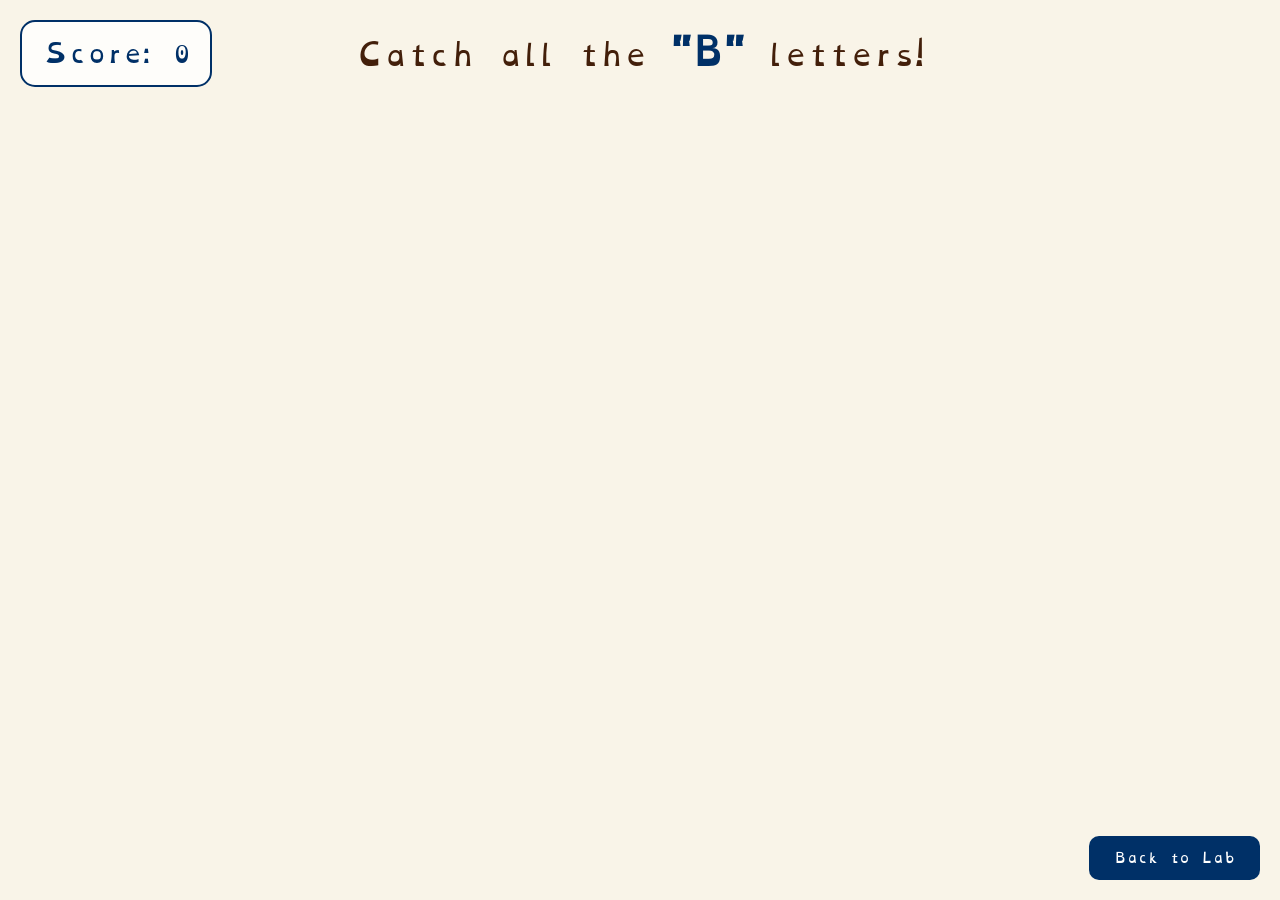
<file: hunt.html>
<!DOCTYPE html>
<html lang="en">
<head>
    <meta charset="UTF-8">
    <meta name="viewport" content="width=device-width, initial-scale=1.0">
    <title>ReadAble - Alpha-Stream</title>
    <style>
        :root { 
            --navy: #003067; 
            --brown: #431f0a; 
            --cream: #f9f4e8; 
            --white: #ffffff;
        }

        @font-face { 
            font-family: 'OpenDyslexic'; 
            src: url('OpenDyslexic-Regular.otf'); 
        }

        body {
            background-color: var(--cream);
            font-family: 'OpenDyslexic', sans-serif;
            margin: 0;
            overflow: hidden; /* Prevents scrollbars during game */
            display: flex;
            flex-direction: column;
            align-items: center;
        }

        .stats {
            position: absolute;
            top: 20px;
            left: 20px;
            z-index: 100;
            font-size: 1.5rem;
            color: var(--navy);
            background: rgba(255,255,255,0.8);
            padding: 10px 20px;
            border-radius: 15px;
            border: 2px solid var(--navy);
        }

        .target-msg {
            margin-top: 20px;
            font-size: 1.8rem;
            color: var(--brown);
            text-align: center;
        }

        .letter {
            position: absolute;
            font-size: 4rem;
            font-weight: bold;
            color: var(--navy);
            cursor: pointer;
            user-select: none;
            transition: transform 0.1s;
        }

        .letter:hover {
            transform: scale(1.2);
        }

        /* The falling animation */
        @keyframes fall {
            from { top: -100px; }
            to { top: 110vh; }
        }

        .back-btn {
            position: absolute;
            bottom: 20px;
            right: 20px;
            padding: 10px 25px;
            background: var(--navy);
            color: white;
            border: none;
            border-radius: 10px;
            cursor: pointer;
            font-family: 'OpenDyslexic';
            z-index: 100;
        }

        /* Visual Feedback for correct/incorrect */
        .correct { color: #2ecc71 !important; }
        .wrong { color: #e74c3c !important; }
    </style>
</head>
<body>

    <div class="stats">Score: <span id="score">0</span></div>
    
    <div class="target-msg">
        Catch all the <b style="color:var(--navy); font-size: 2.2rem;">"B"</b> letters!
    </div>

    <button class="back-btn" onclick="location.href='lab.html'">Back to Lab</button>

    <script>
        let score = 0;
        const targetLetter = "B";
        const distractors = ["D", "P", "Q", "O"];
        const gameContainer = document.body;

        function createLetter() {
            const isTarget = Math.random() > 0.6; // 40% chance of being the target
            const char = isTarget ? targetLetter : distractors[Math.floor(Math.random() * distractors.length)];
            
            const div = document.createElement('div');
            div.className = 'letter';
            div.innerText = char;
            
            // Random horizontal position
            div.style.left = Math.random() * 90 + 'vw';
            
            // Random speed for difficulty
            const speed = 4 + Math.random() * 4; // 4s to 8s
            div.style.animation = `fall ${speed}s linear forwards`;

            div.onclick = function() {
                if (char === targetLetter) {
                    score++;
                    document.getElementById('score').innerText = score;
                    this.classList.add('correct');
                    playTone(440); // High pitch for success
                } else {
                    score = Math.max(0, score - 1); // Penalty
                    document.getElementById('score').innerText = score;
                    this.classList.add('wrong');
                    playTone(200); // Low pitch for error
                }
                
                // Remove letter after click with a small fade
                setTimeout(() => div.remove(), 200);
            };

            // Remove letter if it falls off screen without being clicked
            div.addEventListener('animationend', () => div.remove());

            gameContainer.appendChild(div);
        }

        // Audio feedback using Web Audio API
        function playTone(freq) {
            const ctx = new (window.AudioContext || window.webkitAudioContext)();
            const osc = ctx.createOscillator();
            const gain = ctx.createGain();
            osc.connect(gain);
            gain.connect(ctx.destination);
            osc.frequency.value = freq;
            osc.start();
            gain.gain.exponentialRampToValueAtTime(0.0001, ctx.currentTime + 0.5);
            osc.stop(ctx.currentTime + 0.5);
        }

        // Spawn a new letter every second
        const gameInterval = setInterval(createLetter, 1200);

        // Slow the game down slightly for younger kids
        window.onload = () => {
            const msg = new SpeechSynthesisUtterance("Catch all the B letters as they fall!");
            msg.rate = 0.9;
            window.speechSynthesis.speak(msg);
        };
    </script>
</body>
</html>
</file>
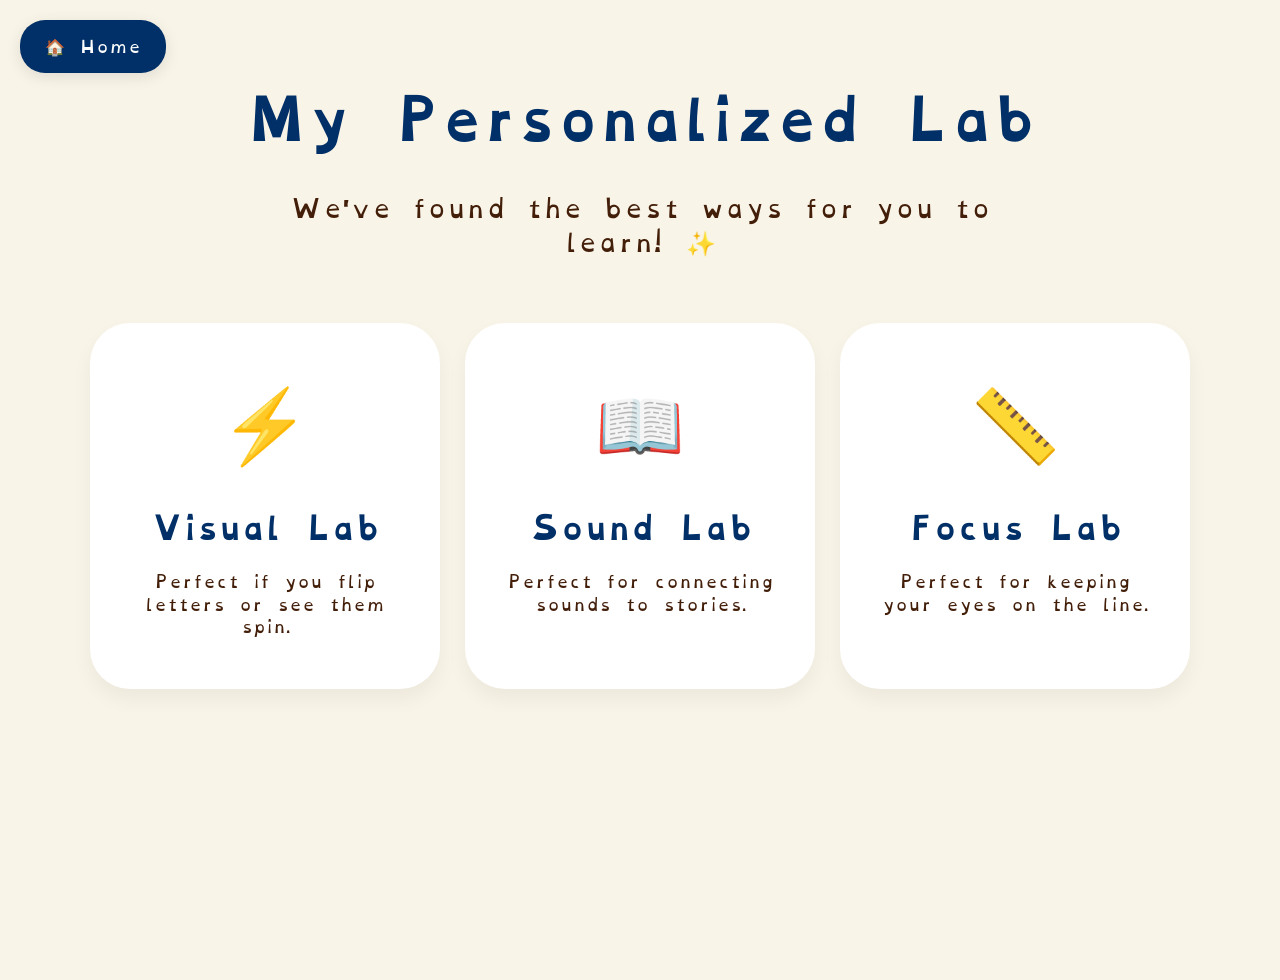
<file: lab.html>
<!DOCTYPE html>
<html lang="en">
<head>
    <meta charset="UTF-8">
    <meta name="viewport" content="width=device-width, initial-scale=1.0">
    <title>ReadAble - My Personalized Lab</title>
    <style>
        :root { 
            --navy: #003067; 
            --brown: #431f0a; 
            --cream: #f9f4e8; 
            --white: #ffffff;
        }

        @font-face { 
            font-family: 'OpenDyslexic'; 
            src: url('OpenDyslexic-Regular.otf'); 
        }

        body {
            background-color: var(--cream);
            font-family: 'OpenDyslexic', sans-serif;
            margin: 0; 
            padding: 40px;
            display: flex; 
            flex-direction: column; 
            align-items: center;
            min-height: 100vh;
        }
        /* Home Button Styling */
.home-btn {
    position: fixed;
    top: 20px;
    left: 20px;
    background: var(--navy);
    color: var(--white);
    border: none;
    padding: 12px 25px;
    border-radius: 25px;
    cursor: pointer;
    font-family: 'OpenDyslexic', sans-serif;
    font-size: 1rem;
    box-shadow: 0 4px 15px rgba(0,0,0,0.1);
    transition: 0.3s;
    z-index: 1000; /* Ensure it stays above everything */
    text-decoration: none;
    display: flex;
    align-items: center;
    gap: 8px;
}

.home-btn:hover {
    background: var(--brown);
    transform: translateY(-2px);
    box-shadow: 0 6px 20px rgba(0,0,0,0.15);
}
        .header { 
            text-align: center; 
            margin-bottom: 40px; 
            max-width: 800px;
        }

        .lab-grid {
            display: grid; 
            grid-template-columns: repeat(3, 1fr);
            gap: 25px; 
            max-width: 1100px; 
            width: 100%;
        }

        /* Mode Cards */
        .mode-card {
            background: var(--white); 
            padding: 30px; 
            border-radius: 40px;
            text-align: center; 
            border: 4px solid transparent;
            cursor: pointer; 
            transition: 0.3s transform ease, 0.3s box-shadow ease;
            position: relative;
            box-shadow: 0 10px 20px rgba(0,0,0,0.05);
        }

        .mode-card:hover {
            transform: translateY(-10px);
        }

        /* Personalized Highlight */
        .recommended {
            border-color: var(--navy) !important;
            transform: scale(1.08);
            box-shadow: 0 0 30px rgba(0, 48, 103, 0.3);
            z-index: 10;
        }

        .for-you-badge {
            position: absolute; 
            top: -20px; 
            left: 50%; 
            transform: translateX(-50%);
            background: var(--brown); 
            color: var(--white); 
            padding: 8px 20px;
            border-radius: 20px; 
            font-size: 0.9rem; 
            font-weight: bold;
            display: none; 
            white-space: nowrap;
            box-shadow: 0 4px 10px rgba(0,0,0,0.2);
        }

        .icon { font-size: 4.5rem; margin-bottom: 15px; }
        h3 { color: var(--navy); font-size: 1.8rem; margin: 10px 0; }
        p { color: var(--brown); font-size: 1rem; line-height: 1.4; }

        /* Journey Overlay */
        #journey-overlay {
            display: none; 
            position: fixed; 
            top: 0; 
            left: 0;
            width: 100%; 
            height: 100%; 
            background: rgba(222, 231, 241, 0.9);
            z-index: 100; 
            justify-content: center; 
            align-items: center;
        }

        .journey-content {
            background: var(--cream);
            padding: 40px; 
            border-radius: 40px; 
            max-width: 900px; 
            width: 90%;
            text-align: center;
            max-height: 90vh;
            overflow-y: auto;
        }

        .guide-grid {
            display: grid; 
            grid-template-columns: repeat(2, 1fr);
            gap: 20px; 
            margin-top: 30px;
        }

        .guide-box {
            background: var(--white); 
            padding: 25px; 
            border-radius: 25px;
            border: 3px solid var(--navy); 
            text-align: left;
            transition: 0.2s;
        }

        .guide-box:hover {
            background: var(--navy);
            color: var(--white);
        }

        .guide-box:hover h3, .guide-box:hover p, .guide-box:hover span {
            color: var(--white) !important;
        }

        .close-btn {
            margin-top: 30px; 
            padding: 15px 50px; 
            background: var(--brown);
            color: var(--white); 
            border: none; 
            border-radius: 20px; 
            cursor: pointer;
            font-family: 'OpenDyslexic'; 
            font-size: 1.3rem;
            transition: 0.2s;
        }

        .close-btn:hover {
            opacity: 0.9;
        }

        /* Mobile Optimization */
        @media (max-width: 768px) {
            .lab-grid, .guide-grid { grid-template-columns: 1fr; }
            body { padding: 20px; }
        }
    </style>
</head>
<body>
   <a href="index.html" class="home-btn">🏠 Home</a>
    <div class="header">
        <h1 style="color: var(--navy); font-size: 3.2rem; margin-bottom: 10px;">My Personalized Lab</h1>
        <p id="personal-msg" style="font-size: 1.5rem; color: var(--brown);">We've found the best ways for you to learn! ✨</p>
    </div>

    <div class="lab-grid">
        <div class="mode-card" id="card-visual" onclick="openJourney('visual')">
            <div class="for-you-badge" id="badge-visual">CHOSEN FOR YOU! 🌟</div>
            <div class="icon">⚡</div>
            <h3>Visual Lab</h3>
            <p>Perfect if you flip letters or see them spin.</p>
        </div>

        <div class="mode-card" id="card-phonetic" onclick="openJourney('phonetic')">
            <div class="for-you-badge" id="badge-phonetic">CHOSEN FOR YOU! 🌟</div>
            <div class="icon">📖</div>
            <h3>Sound Lab</h3>
            <p>Perfect for connecting sounds to stories.</p>
        </div>

        <div class="mode-card" id="card-tracking" onclick="openJourney('tracking')">
            <div class="for-you-badge" id="badge-tracking">CHOSEN FOR YOU! 🌟</div>
            <div class="icon">📏</div>
            <h3>Focus Lab</h3>
            <p>Perfect for keeping your eyes on the line.</p>
        </div>
    </div>

    <div id="journey-overlay">
        <div class="journey-content">
            <h2 id="journey-title" style="color: var(--navy); font-size: 2.5rem; margin: 0;"></h2>
            <p style="color: var(--brown); font-size: 1.2rem;">Complete these 5 tasks to master this level!</p>
            <div class="guide-grid" id="guide-list"></div>
            <button class="close-btn" onclick="closeJourney()">Back to Lab</button>
        </div>
    </div>

    <script>
    /* 1. DATA: Exactly 3 Tasks Per Mode */
    const modeFeatures = {
        visual: {
            title: "Visual Learning Path",
            message: "We noticed letter shapes are tricky. This Lab is for you!",
            guides: [
                { h: "1. Letter Trace", p: "Use the drawing box to trace 'b' and 'd' properly.", link: "trace.html" },
                { h: "2. Shape Match", p: "Match letters to their shadow shapes to win!", link: "shapes.html" },
                { h: "3. Visual Quiz", p: "Test your letter power and earn your badge.", link: "visual-quiz.html" }
            ]
        },
        phonetic: {
            title: "Sound Learning Path",
            message: "The Sound Lab is ready! Let's listen to some stories together.",
            guides: [
                { h: "1. Story Telling", p: "Listen at 0.6x speed while the words glow for you.", link: "story.html" },
                { h: "2. Rhyme Game", p: "Find words that sound alike, like 'Cat' and 'Hat'.", link: "rhyme.html" },
                { h: "3. Sound Quiz", p: "Hear a sound and pick the correct letter.", link: "phonics-quiz.html" }
            ]
        },
        tracking: {
            title: "Focus Learning Path",
            message: "We'll help your eyes stay focused. This Lab is for you!",
            guides: [
                { h: "1. Reading Ruler", p: "A special mask to help you read one line at a time.", link: "ruler.html" },
                { h: "2. Math Dots", p: "Learn math using fun dot patterns, not just numbers.", link: "math.html" },
                { h: "3. Letter Hunt", p: "Find the hidden 'b' to train your scanning skills.", link: "hunt.html" }
            ]
        }
    };

    /* 2. LOGIC: Personalizing the Lab on Load */
    window.onload = function() {
        const data = JSON.parse(localStorage.getItem('dyslexiaType'));

        if (data) {
            const recommended = data.recommendation; 

            // Reset any previous highlights
            document.querySelectorAll('.mode-card').forEach(card => {
                card.classList.remove('recommended');
            });
            document.querySelectorAll('.for-you-badge').forEach(badge => {
                badge.style.display = 'none';
            });

            // Apply personalization based on 10-Step Test result
            const targetCard = document.getElementById('card-' + recommended);
            const targetBadge = document.getElementById('badge-' + recommended);

            if (targetCard && targetBadge) {
                targetCard.classList.add('recommended');
                targetBadge.style.display = 'block';
                
                // Update the welcome message
                document.getElementById('personal-msg').innerHTML = modeFeatures[recommended].message;
            }
        }
    };

    /* 3. INTERACTION: Opening the Path (Audio Removed) */
    function openJourney(mode) {
        const journey = modeFeatures[mode];
        const list = document.getElementById('guide-list');
        
        document.getElementById('journey-title').innerText = journey.title;
        list.innerHTML = "";
        
        journey.guides.forEach(g => {
            list.innerHTML += `
                <div class="guide-box" onclick="location.href='${g.link}'">
                    <h3 style="margin:0; color: var(--navy);">${g.h}</h3>
                    <p style="margin:8px 0 0; font-size:0.95rem; color: var(--brown);">${g.p}</p>
                    <span style="display:block; margin-top:12px; font-weight:bold; color:var(--navy);">Start Task →</span>
                </div>
            `;
        });

        // Show the overlay
        document.getElementById('journey-overlay').style.display = 'flex';
        
        // Note: SpeechSynthesisUtterance has been removed here to keep the dashboard silent.
    }

    /* 4. UTILITY: Closing the Overlay */
    function closeJourney() {
        document.getElementById('journey-overlay').style.display = 'none';
    }
</script>
</body>
</html>
</file>
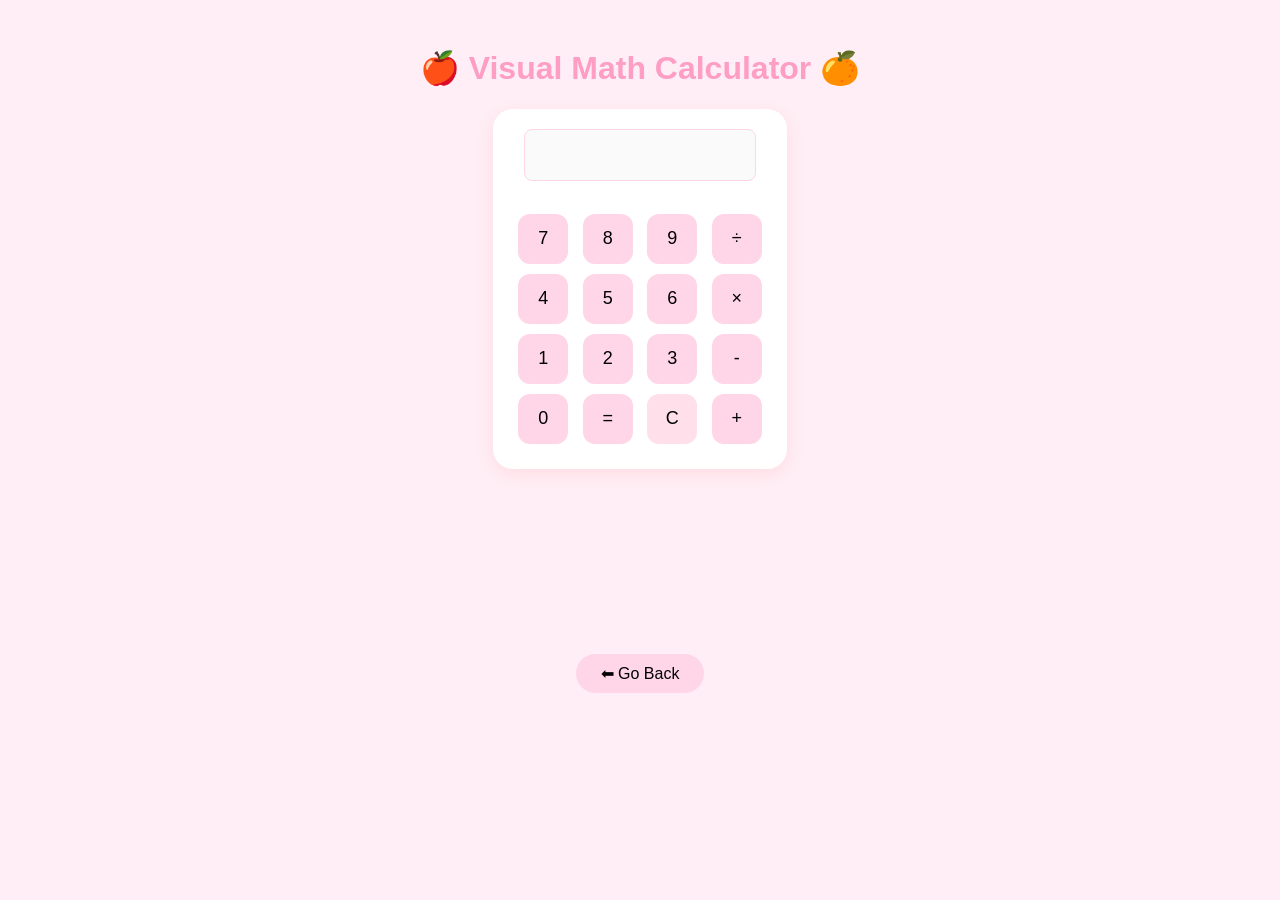
<file: math.html>
<!DOCTYPE html>
<html>
<head>
<title>Readable Visual Calculator</title>

<style>
body {
    background-color: #ffeef5;
    font-family: 'OpenDyslexic', Arial;
    text-align: center;
    padding: 20px;
}

h1 {
    color: #ff9ec4;
}

.calculator {
    background: #ffffff;
    padding: 20px;
    border-radius: 20px;
    display: inline-block;
    box-shadow: 0 5px 15px rgba(255,182,193,0.3);
}

#display {
    width: 220px;
    height: 40px;
    font-size: 22px;
    margin-bottom: 10px;
    text-align: right;
    padding: 5px;
    border: 1px solid #ffd6e7;
    border-radius: 8px;
}

.keypad button {
    width: 50px;
    height: 50px;
    margin: 5px;
    font-size: 18px;
    border: none;
    border-radius: 12px;
    background: #ffd6e7;
    cursor: pointer;
    font-family: 'OpenDyslexic', Arial;
    transition: 0.2s;
}

.keypad button:hover {
    background: #ffc2db;
}

.clear-btn {
    background: #ffe0ea !important;
}

#visualArea {
    margin-top: 30px;
    min-height: 120px;
}

.fruit {
    font-size: 55px;
    margin: 10px;
    display: inline-block;
    transition: 0.3s;
}

.bulge {
    transform: scale(1.5);
}

#explanation {
    margin-top: 15px;
    font-size: 20px;
    color: #555;
}

.back-btn {
    margin-top: 20px;
    padding: 10px 25px;
    font-size: 16px;
    border-radius: 20px;
    border: none;
    background: #ffd6e7;
    font-family: 'OpenDyslexic', Arial;
    cursor: pointer;
    transition: 0.2s;
}

.back-btn:hover {
    background: #ffc2db;
}
</style>
</head>

<body>

<h1>🍎 Visual Math Calculator 🍊</h1>

<div class="calculator">
    <input type="text" id="display" disabled>

    <div class="keypad">
        <br>
        <button onclick="press('7')">7</button>
        <button onclick="press('8')">8</button>
        <button onclick="press('9')">9</button>
        <button onclick="press('/')">÷</button>
        <br>
        <button onclick="press('4')">4</button>
        <button onclick="press('5')">5</button>
        <button onclick="press('6')">6</button>
        <button onclick="press('*')">×</button>
        <br>
        <button onclick="press('1')">1</button>
        <button onclick="press('2')">2</button>
        <button onclick="press('3')">3</button>
        <button onclick="press('-')">-</button>
        <br>
        <button onclick="press('0')">0</button>
        <button onclick="calculate()">=</button>
        <button onclick="clearDisplay()" class="clear-btn">C</button>
        <button onclick="press('+')">+</button>
    </div>
</div>

<div id="visualArea"></div>
<div id="explanation"></div>

<!-- GO BACK BUTTON -->
<button class="back-btn" onclick="goBack()">⬅ Go Back</button>

<script>

let fruits = [];
let currentIndex = 0;
let count = 0;

function press(value) {
    document.getElementById("display").value += value;
}

function clearDisplay() {
    document.getElementById("display").value = "";
    document.getElementById("visualArea").innerHTML = "";
    document.getElementById("explanation").innerHTML = "";
    speechSynthesis.cancel();
    fruits = [];
    currentIndex = 0;
    count = 0;
}

function calculate() {
    const expression = document.getElementById("display").value;

    let result;
    try {
        result = Math.floor(eval(expression));
    } catch {
        alert("Invalid Expression");
        return;
    }

    generateFruits(result);
}

function generateFruits(result) {

    const visual = document.getElementById("visualArea");
    const explanation = document.getElementById("explanation");

    visual.innerHTML = "";
    explanation.innerHTML = "Press ➡ Arrow key to count!";

    fruits = [];
    currentIndex = 0;
    count = 0;

    if(result < 0) result = 0;

    for(let i = 0; i < result; i++) {
        let span = document.createElement("span");
        span.className = "fruit";
        span.innerHTML = "🍎";
        visual.appendChild(span);
        fruits.push(span);
    }

    if(result === 0) {
        explanation.innerHTML = "Result is 0 🌸";
    }
}

document.addEventListener("keydown", function(e) {
    if(e.key === "ArrowRight") {
        movePointer();
    }
});

function movePointer() {

    if(currentIndex >= fruits.length) {
        document.getElementById("explanation").innerHTML =
            "🌟 Total = " + count + "! Amazing!";
        return;
    }

    const fruit = fruits[currentIndex];

    fruit.classList.add("bulge");

    count++;
    speakNumber(count);

    document.getElementById("explanation").innerHTML =
        "Counting: " + count;

    setTimeout(() => {
        fruit.classList.remove("bulge");
    }, 400);

    currentIndex++;
}

function speakNumber(num) {

    let speech = new SpeechSynthesisUtterance(num.toString());
    speech.rate = 0.9;
    speech.pitch = 1.3;

    const voices = speechSynthesis.getVoices();
    let femaleVoice = voices.find(v =>
        v.name.toLowerCase().includes("zira") ||
        v.name.toLowerCase().includes("female") ||
        v.name.toLowerCase().includes("samantha")
    );

    if(femaleVoice) speech.voice = femaleVoice;

    speechSynthesis.speak(speech);
}

/* GO BACK FUNCTION */
function goBack() {
    clearDisplay();
    window.location.href = "lab.html"; 
    // Change index.html if your main page has a different name
}

</script>

</body>
</html>
</file>
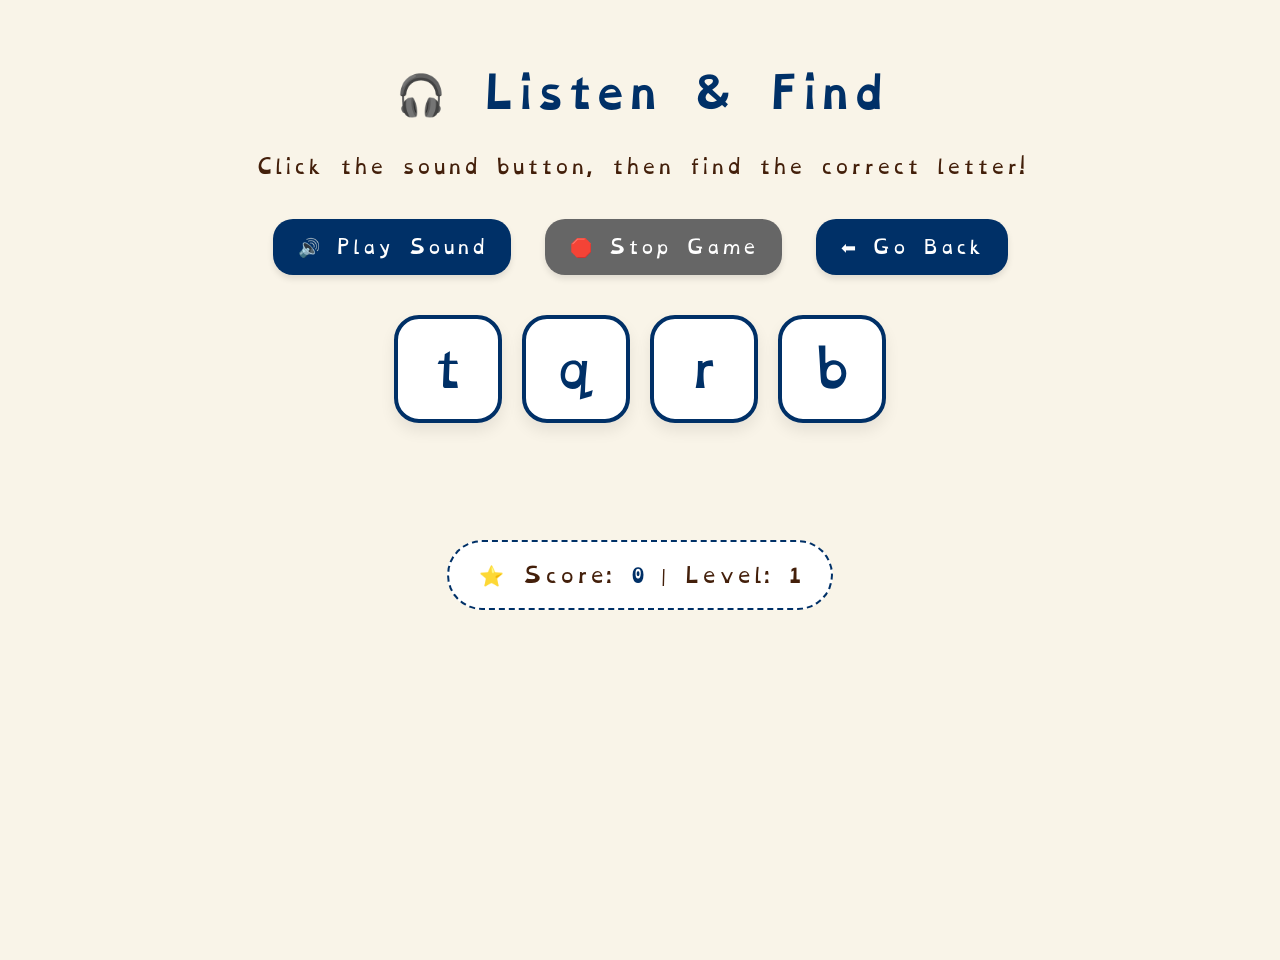
<file: phonics-quiz.html>
<!DOCTYPE html>
<html lang="en">
<head>
    <meta charset="UTF-8">
    <meta name="viewport" content="width=device-width, initial-scale=1.0">
    <title>Listen & Find - ReadAble</title>
    <style>
        :root { 
            --navy: #003067; 
            --brown: #431f0a; 
            --cream: #f9f4e8; 
            --white: #ffffff;
            --mint: #b9fbc0;
            --coral: #ffadad;
        }

        @font-face {
            font-family: 'OpenDyslexic';
            src: url('OpenDyslexic-Regular.otf');
        }

        body {
            font-family: 'OpenDyslexic', sans-serif;
            background: var(--cream);
            text-align: center;
            padding: 30px;
            color: var(--brown);
            margin: 0;
            min-height: 100vh;
        }

        h1 {
            color: var(--navy);
            font-size: 2.5rem;
            margin-bottom: 10px;
        }

        .instruction-text {
            font-size: 1.2rem;
            margin-bottom: 25px;
        }

        button.control-btn {
            font-family: 'OpenDyslexic', sans-serif;
            font-size: 18px;
            padding: 12px 25px;
            background: var(--navy);
            color: white;
            border: none;
            border-radius: 20px;
            cursor: pointer;
            margin: 10px;
            transition: 0.3s;
            box-shadow: 0 4px 6px rgba(0,0,0,0.1);
        }

        button.control-btn:hover {
            background: var(--brown);
            transform: translateY(-2px);
        }

        .options {
            display: flex;
            justify-content: center;
            flex-wrap: wrap;
            gap: 20px;
            margin-top: 30px;
            min-height: 120px;
        }

        .letter {
            font-size: 50px;
            background: var(--white);
            color: var(--navy);
            width: 100px;
            height: 100px;
            display: flex;
            align-items: center;
            justify-content: center;
            border-radius: 25px;
            cursor: pointer;
            transition: 0.3s;
            box-shadow: 0 8px 15px rgba(0,0,0,0.08);
            border: 4px solid var(--navy);
            user-select: none;
        }

        .letter:hover {
            transform: scale(1.1);
            background: var(--navy);
            color: white;
        }

        .correct {
            background: var(--mint) !important;
            color: var(--navy) !important;
            border-color: #2ecc71 !important;
            animation: pop 0.4s ease;
        }

        .wrong {
            background: var(--coral) !important;
            color: white !important;
            border-color: #e74c3c !important;
        }

        @keyframes pop {
            0% { transform: scale(1); }
            50% { transform: scale(1.3); }
            100% { transform: scale(1); }
        }

        #result {
            font-size: 24px;
            margin-top: 30px;
            font-weight: bold;
            min-height: 35px;
        }

        #scoreBoard {
            margin-top: 40px;
            font-size: 20px;
            background: var(--white);
            display: inline-block;
            padding: 15px 30px;
            border-radius: 50px;
            border: 2px dashed var(--navy);
        }

        .stop-btn { background: #666 !important; }
    </style>
</head>

<body>

    <h1>🎧 Listen & Find</h1>
    <p class="instruction-text">Click the sound button, then find the correct letter!</p>

    <div>
        <button class="control-btn" onclick="playSound()">🔊 Play Sound</button>
        <button class="control-btn stop-btn" onclick="stopGame()">🛑 Stop Game</button>
        <button class="control-btn" onclick="goBack()">⬅ Go Back</button>
    </div>

    <div class="options" id="options"></div>

    <div id="result"></div>

    <div id="scoreBoard">
        ⭐ Score: <span id="score" style="color:var(--navy); font-weight:bold;">0</span> | 
        Level: <span id="level" style="color:var(--brown); font-weight:bold;">1</span>
    </div>

    <script>
        const letters = ["b","d","p","q","m","n","s","t","l","r"];
        let correctLetter = "";
        let score = 0;
        let level = 1;
        let gameActive = true;

        function getRandomLetter() {
            return letters[Math.floor(Math.random() * letters.length)];
        }

        function generateQuestion() {
            if(!gameActive) return;

            document.getElementById("result").innerText = "";
            document.getElementById("options").innerHTML = "";

            correctLetter = getRandomLetter();

            let options = new Set();
            options.add(correctLetter);

            while(options.size < 4) {
                options.add(getRandomLetter());
            }

            options = Array.from(options).sort(() => Math.random() - 0.5);

            options.forEach(letter => {
                let div = document.createElement("div");
                div.className = "letter";
                div.innerText = letter;
                div.onclick = () => checkAnswer(letter, div);
                document.getElementById("options").appendChild(div);
            });
            
            // Optional: Auto-play sound when new question appears
            setTimeout(playSound, 500);
        }

        function playSound() {
            if(!gameActive) return;

            speechSynthesis.cancel();
            const speech = new SpeechSynthesisUtterance(correctLetter);
            speech.rate = 0.7; // Slower for clarity
            speech.pitch = 1.1;

            // Voice selection logic
            const voices = speechSynthesis.getVoices();
            const preferredVoice = voices.find(v => v.lang.startsWith('en') && v.name.includes('Google'));
            if (preferredVoice) speech.voice = preferredVoice;

            speechSynthesis.speak(speech);
        }

        function checkAnswer(selected, element) {
            if(!gameActive) return;

            if(selected === correctLetter) {
                element.classList.add("correct");
                document.getElementById("result").style.color = "#2ecc71";
                document.getElementById("result").innerText = "🌟 Amazing! You got it!";
                score += 10;

                if(score % 50 === 0) {
                    level++;
                    document.getElementById("level").innerText = level;
                }

                document.getElementById("score").innerText = score;
                setTimeout(generateQuestion, 1500);
            } else {
                element.classList.add("wrong");
                document.getElementById("result").style.color = "#e74c3c";
                document.getElementById("result").innerText = "💛 Try again, you're doing great!";
            }
        }

        function stopGame() {
            gameActive = false;
            speechSynthesis.cancel();
            document.getElementById("result").style.color = "#431f0a";
            document.getElementById("result").innerText = "🧸 Game Stopped. See you again!";
            document.getElementById("options").innerHTML = "";
        }

        function goBack() {
            speechSynthesis.cancel();
            // This now takes you directly to the lab
            window.location.href = 'lab.html';
        }

        // Initialize game
        generateQuestion();
        
        // Ensure voices are loaded
        window.speechSynthesis.onvoiceschanged = () => {};
    </script>

</body>
</html>
</file>
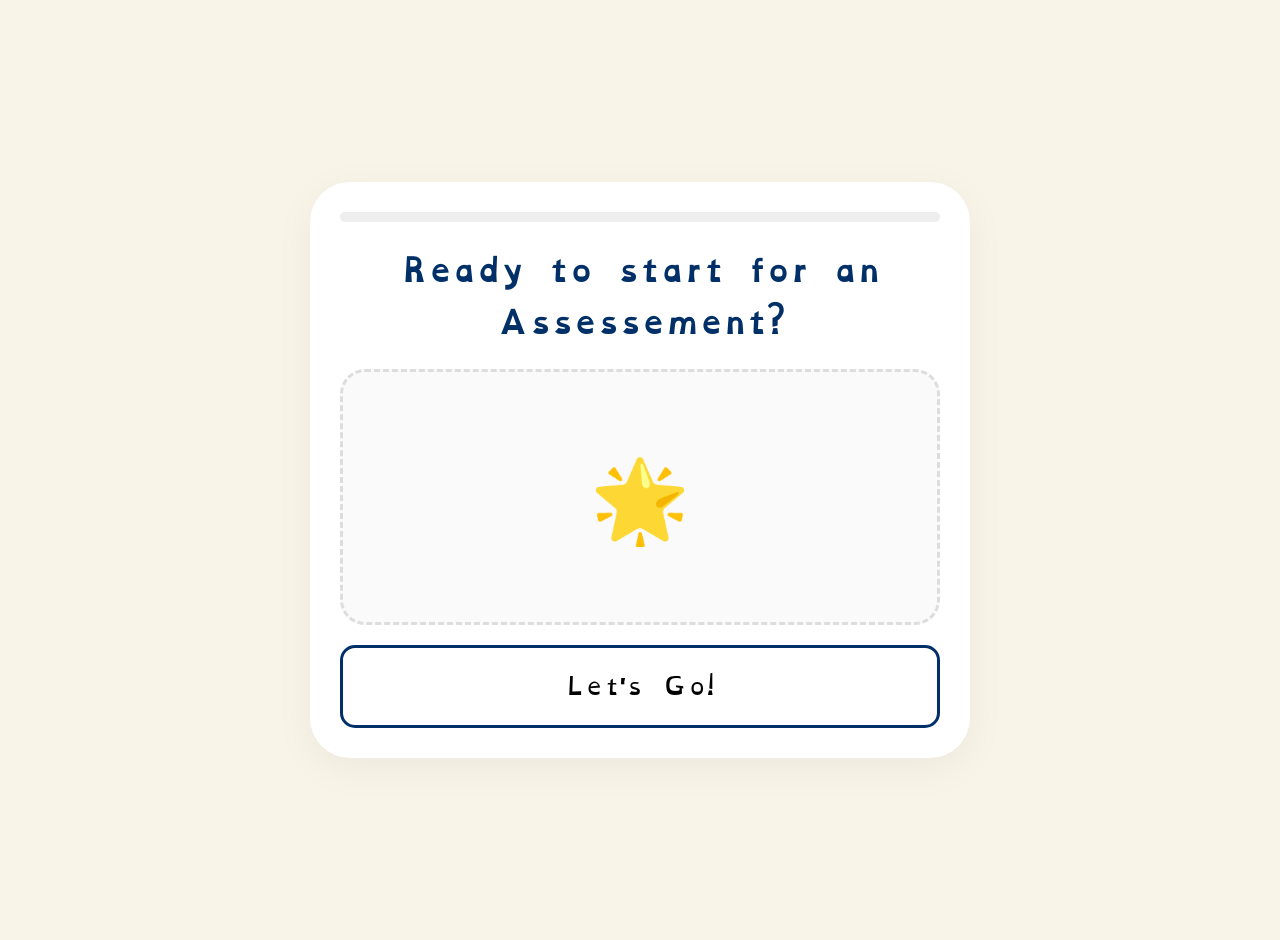
<file: projects.html>
<!DOCTYPE html>
<html lang="en">
<head>
    <meta charset="UTF-8">
    <meta name="viewport" content="width=device-width, initial-scale=1.0">
    <title>ReadAble - 10 Step Lab</title>
    <style>
        :root { 
            --navy: #003067; 
            --brown: #431f0a; 
            --cream: #f9f4e8; 
        }

        @font-face { 
            font-family: 'OpenDyslexic'; 
            src: url('OpenDyslexic-Regular.otf'); 
        }

        body {
            background-color: var(--cream);
            font-family: 'OpenDyslexic', sans-serif;
            margin: 0; padding: 20px;
            display: flex; flex-direction: column; 
            align-items: center; justify-content: center;
            min-height: 100vh;
        }

        .lab-card {
            background: white;
            padding: 30px;
            border-radius: 40px;
            box-shadow: 0 10px 40px rgba(0,0,0,0.05);
            max-width: 600px; width: 100%; text-align: center;
        }

        .progress-bar { 
            width: 100%; height: 10px; background: #eee; 
            border-radius: 10px; margin-bottom: 20px; overflow: hidden; 
        }

        #progress-fill { 
            width: 0%; height: 100%; background: var(--navy); transition: 0.4s; 
        }

        .q-text { color: var(--navy); font-size: 1.8rem; margin-bottom: 15px; min-height: 60px; }
        
        .stage {
            background: #fafafa; border: 3px dashed #ddd; border-radius: 25px;
            margin: 20px auto; min-height: 250px; display: flex;
            align-items: center; justify-content: center; position: relative;
        }

        #visual-box { font-size: 5rem; color: var(--navy); }
        canvas { border-radius: 25px; touch-action: none; cursor: crosshair; display: none; }

        .btn-grid { display: grid; grid-template-columns: 1fr 1fr; gap: 15px; margin-top: 20px; }
        .btn {
            padding: 18px; font-size: 1.4rem; border: 3.5px solid var(--navy);
            background: white; border-radius: 15px; cursor: pointer; font-family: 'OpenDyslexic';
        }
        .btn:hover { background: var(--navy); color: white; }
        .clear-btn { border-color: var(--brown); color: var(--brown); display: none; margin-top: 10px;}
    </style>
</head>
<body>

<div class="lab-card">
    <div class="progress-bar"><div id="progress-fill"></div></div>
    <h2 id="q-text" class="q-text">Ready to start for an Assessement?</h2>
    
    <div class="stage" id="stage">
        <div id="visual-box">🌟</div>
        <canvas id="drawArea" width="500" height="250"></canvas>
    </div>

    <div class="btn-grid" id="controls">
        <button class="btn" style="grid-column: span 2;" onclick="startLab()">Let's Go!</button>
    </div>
    <button class="btn clear-btn" id="clear-btn" onclick="clearCanvas()">Clear Drawing</button>
</div>

<script>
    const questions = [
        { q: "Which one is 'b'?", v: "b | d", opts: ["Left", "Right"], type: "visual" },
        { q: "Draw the letter 'b'", draw: true, type: "visual" },
        { q: "Do the words shake?", v: "Hello", opts: ["No", "Yes"], type: "tracking" },
        { q: "Draw the letter 'd'", draw: true, type: "visual" },
        { q: "Listen: Which word is it?", audio: "Ball", opts: ["Ball", "Doll"], type: "phonetic" },
        { q: "Is it hard to stay on line?", v: "The cat sat.", opts: ["Easy", "Hard"], type: "tracking" },
        { q: "Draw the letter 'p'", draw: true, type: "visual" },
        { q: "Which one is '6'?", v: "6 | 9", opts: ["Left", "Right"], type: "visual" },
        { q: "Listen: Which word is it?", audio: "Apple", opts: ["Apple", "Purple"], type: "phonetic" },
        { q: "Draw a straight line", draw: true, type: "tracking" }
    ];

    let current = 0;
    let struggles = { visual: 0, phonetic: 0, tracking: 0 };

    const canvas = document.getElementById('drawArea');
    const ctx = canvas.getContext('2d');
    let painting = false;

    function startLab() { loadStep(); }

    function loadStep() {
        const q = questions[current];
        document.getElementById('q-text').innerText = q.q;
        document.getElementById('progress-fill').style.width = ((current + 1) * 10) + "%";
        
        // --- REMOVED AUTOMATIC SPEECH HERE ---
        // (No more reading the question out loud automatically)

        const visualBox = document.getElementById('visual-box');
        const controls = document.getElementById('controls');
        const clearBtn = document.getElementById('clear-btn');

        visualBox.style.display = "block";
        canvas.style.display = "none";
        clearBtn.style.display = "none";
        controls.innerHTML = "";

        if (q.draw) {
            visualBox.style.display = "none";
            canvas.style.display = "block";
            clearBtn.style.display = "inline-block";
            controls.innerHTML = `<button class="btn" style="grid-column: span 2;" onclick="next('done', '${q.type}')">Done Drawing</button>`;
            clearCanvas();
        } else if (q.audio) {
            // Manual sound icon still available for Phonetic questions
            visualBox.innerHTML = `<span style="font-size:4rem; cursor:pointer;" onclick="say('${q.audio}')">🔊</span>`;
            // Removed automatic say(q.audio) call here as well
            q.opts.forEach(opt => {
                controls.innerHTML += `<button class="btn" onclick="next('${opt}', '${q.type}', '${q.audio}')">${opt}</button>`;
            });
        } else {
            visualBox.innerText = q.v;
            q.opts.forEach(opt => {
                controls.innerHTML += `<button class="btn" onclick="next('${opt}', '${q.type}')">${opt}</button>`;
            });
        }
    }

    function say(word) {
        window.speechSynthesis.cancel(); // Stop any current sound before starting new one
        const m = new SpeechSynthesisUtterance(word);
        m.rate = 0.6;
        window.speechSynthesis.speak(m);
    }

    function next(choice, type, correctAudio) {
        if (type === "visual" && (choice === "Right" || choice === "d" || choice === "9")) struggles.visual++;
        if (type === "phonetic" && choice !== correctAudio) struggles.phonetic++;
        if (type === "tracking" && (choice === "Yes" || choice === "Hard")) struggles.tracking++;

        current++;
        if (current < questions.length) {
            loadStep();
        } else {
            showResult();
        }
    }

    function showResult() {
        let recommendedMode = "visual";
        let maxStruggles = struggles.visual;

        if (struggles.phonetic > maxStruggles) {
            maxStruggles = struggles.phonetic;
            recommendedMode = "phonetic";
        }
        if (struggles.tracking > maxStruggles) {
            maxStruggles = struggles.tracking;
            recommendedMode = "tracking";
        }

        localStorage.setItem('dyslexiaType', JSON.stringify({
            recommendation: recommendedMode,
            counts: struggles
        }));

        document.getElementById('q-text').innerText = "All Done! ✨";
        document.getElementById('stage').innerHTML = `<p style='font-size:1.5rem; padding:20px; line-height:1.6;'>Great job! We've prepared your specialized <b>${recommendedMode.toUpperCase()}</b> space.</p>`;
        document.getElementById('controls').innerHTML = `<button class="btn" style="grid-column: span 2;" onclick="location.href='lab.html'">Go to My Lab</button>`;
        document.getElementById('clear-btn').style.display = "none";
    }

    function startPaint(e) { painting = true; ctx.beginPath(); paint(e); }
    function endPaint() { painting = false; }
    function paint(e) {
        if (!painting) return;
        const rect = canvas.getBoundingClientRect();
        const x = (e.clientX || (e.touches ? e.touches[0].clientX : 0)) - rect.left;
        const y = (e.clientY || (e.touches ? e.touches[0].clientY : 0)) - rect.top;
        ctx.lineWidth = 6; ctx.lineCap = 'round'; ctx.strokeStyle = '#003067';
        ctx.lineTo(x, y); ctx.stroke();
        ctx.beginPath(); ctx.moveTo(x, y);
    }

    canvas.addEventListener('mousedown', startPaint);
    canvas.addEventListener('mousemove', paint);
    canvas.addEventListener('mouseup', endPaint);
    canvas.addEventListener('touchstart', startPaint);
    canvas.addEventListener('touchmove', paint);
    canvas.addEventListener('touchend', endPaint);
    
    function clearCanvas() { ctx.clearRect(0, 0, canvas.width, canvas.height); ctx.beginPath(); }
</script>
</body>
</html>
</file>
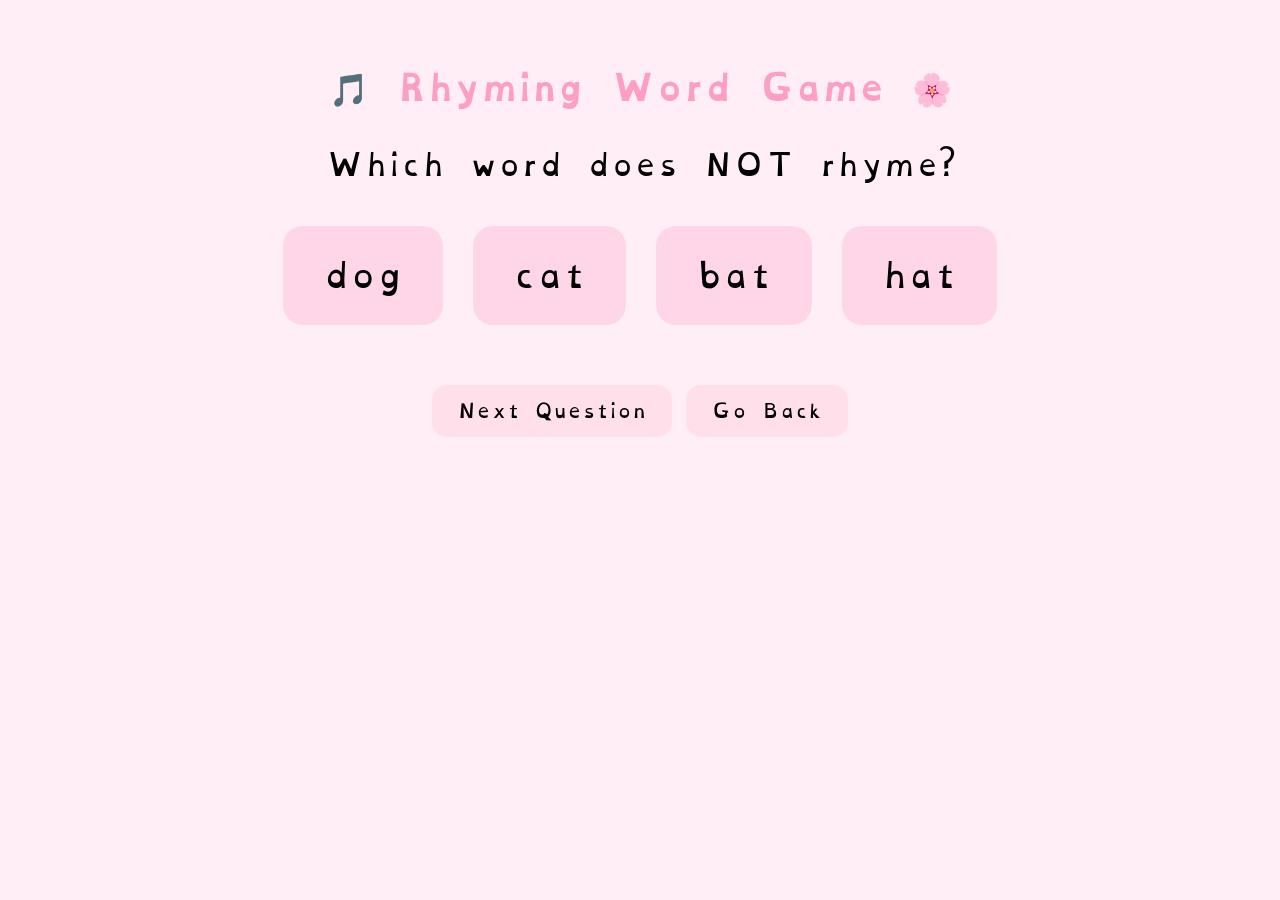
<file: rhyme.html>
<!DOCTYPE html>
<html>
<head>
    <title>Readable - Rhyming Word Game</title>

    <style>
        @font-face {
            font-family: 'OpenDyslexic';
            src: url('OpenDyslexic-Regular.otf') format('opentype');
        }

        body {
            background-color: #ffeef5;
            font-family: 'OpenDyslexic', Arial, sans-serif;
            text-align: center;
            padding: 30px;
        }

        h1 {
            color: #ff9ec4;
        }

        #question {
            font-size: 28px;
            margin: 20px 0;
        }

        .options button {
            font-family: 'OpenDyslexic', Arial, sans-serif;
            font-size: 32px;
            padding: 20px 40px;
            margin: 15px;
            border-radius: 20px;
            border: none;
            cursor: pointer;
            background-color: #ffd6e7;
            transition: 0.3s;
        }

        .options button:hover {
            background-color: #ffc2db;
            transform: scale(1.1);
        }

        #feedback {
            font-size: 24px;
            margin-top: 20px;
            font-weight: bold;
        }

        .control-btn {
            margin-top: 25px;
            padding: 10px 25px;
            font-size: 18px;
            border-radius: 15px;
            border: none;
            cursor: pointer;
            background-color: #ffe0ea;
            font-family: 'OpenDyslexic', Arial;
        }

        .control-btn:hover {
            background-color: #ffc2db;
        }
    </style>
</head>

<body>

<h1>🎵 Rhyming Word Game 🌸</h1>

<div id="question"></div>

<div class="options" id="options"></div>

<div id="feedback"></div>

<button class="control-btn" onclick="generateQuestion()">Next Question</button>
<button class="control-btn" onclick="goBack()">Go Back</button>

<script>

const wordSets = [
    ["cat", "bat", "hat", "dog"],
    ["sun", "fun", "run", "pen"],
    ["cake", "lake", "bake", "fish"],
    ["ball", "call", "tall", "tree"],
    ["moon", "spoon", "noon", "car"]
];

let correctSet = [];

function generateQuestion() {

    speechSynthesis.cancel();

    const questionDiv = document.getElementById("question");
    const optionsDiv = document.getElementById("options");
    const feedbackDiv = document.getElementById("feedback");

    feedbackDiv.innerHTML = "";

    correctSet = wordSets[Math.floor(Math.random() * wordSets.length)];
    const oddWord = correctSet[3];

    questionDiv.innerHTML = "Which word does NOT rhyme?";

    optionsDiv.innerHTML = "";

    let shuffled = [...correctSet].sort(() => 0.5 - Math.random());

    shuffled.forEach(word => {
        const btn = document.createElement("button");
        btn.innerHTML = word;
        btn.onclick = () => checkAnswer(word);
        optionsDiv.appendChild(btn);
    });

    // Auto read all words slowly
    speakAllWords(shuffled);
}

function checkAnswer(selected) {

    speakWord(selected);

    const feedbackDiv = document.getElementById("feedback");

    if(selected === correctSet[3]) {
        feedbackDiv.innerHTML = "🌟 Correct! Great listening! 🎉";
        feedbackDiv.style.color = "#2d6a4f";
    } else {
        feedbackDiv.innerHTML = "💛 Try again!";
        feedbackDiv.style.color = "#9c6644";
    }
}

function speakAllWords(words) {

    let delay = 0;

    words.forEach(word => {
        setTimeout(() => {
            speakWord(word);
        }, delay);
        delay += 1000;
    });
}

function speakWord(word) {

    let speech = new SpeechSynthesisUtterance(word);
    speech.rate = 0.8;
    speech.pitch = 1.2;

    const voices = speechSynthesis.getVoices();
    let femaleVoice = voices.find(v =>
        v.name.toLowerCase().includes("zira") ||
        v.name.toLowerCase().includes("female") ||
        v.name.toLowerCase().includes("samantha")
    );

    if(femaleVoice) speech.voice = femaleVoice;

    speechSynthesis.speak(speech);
}

function goBack() {
    window.location.href = "lab.html";
}

generateQuestion();

</script>

</body>
</html>
</file>
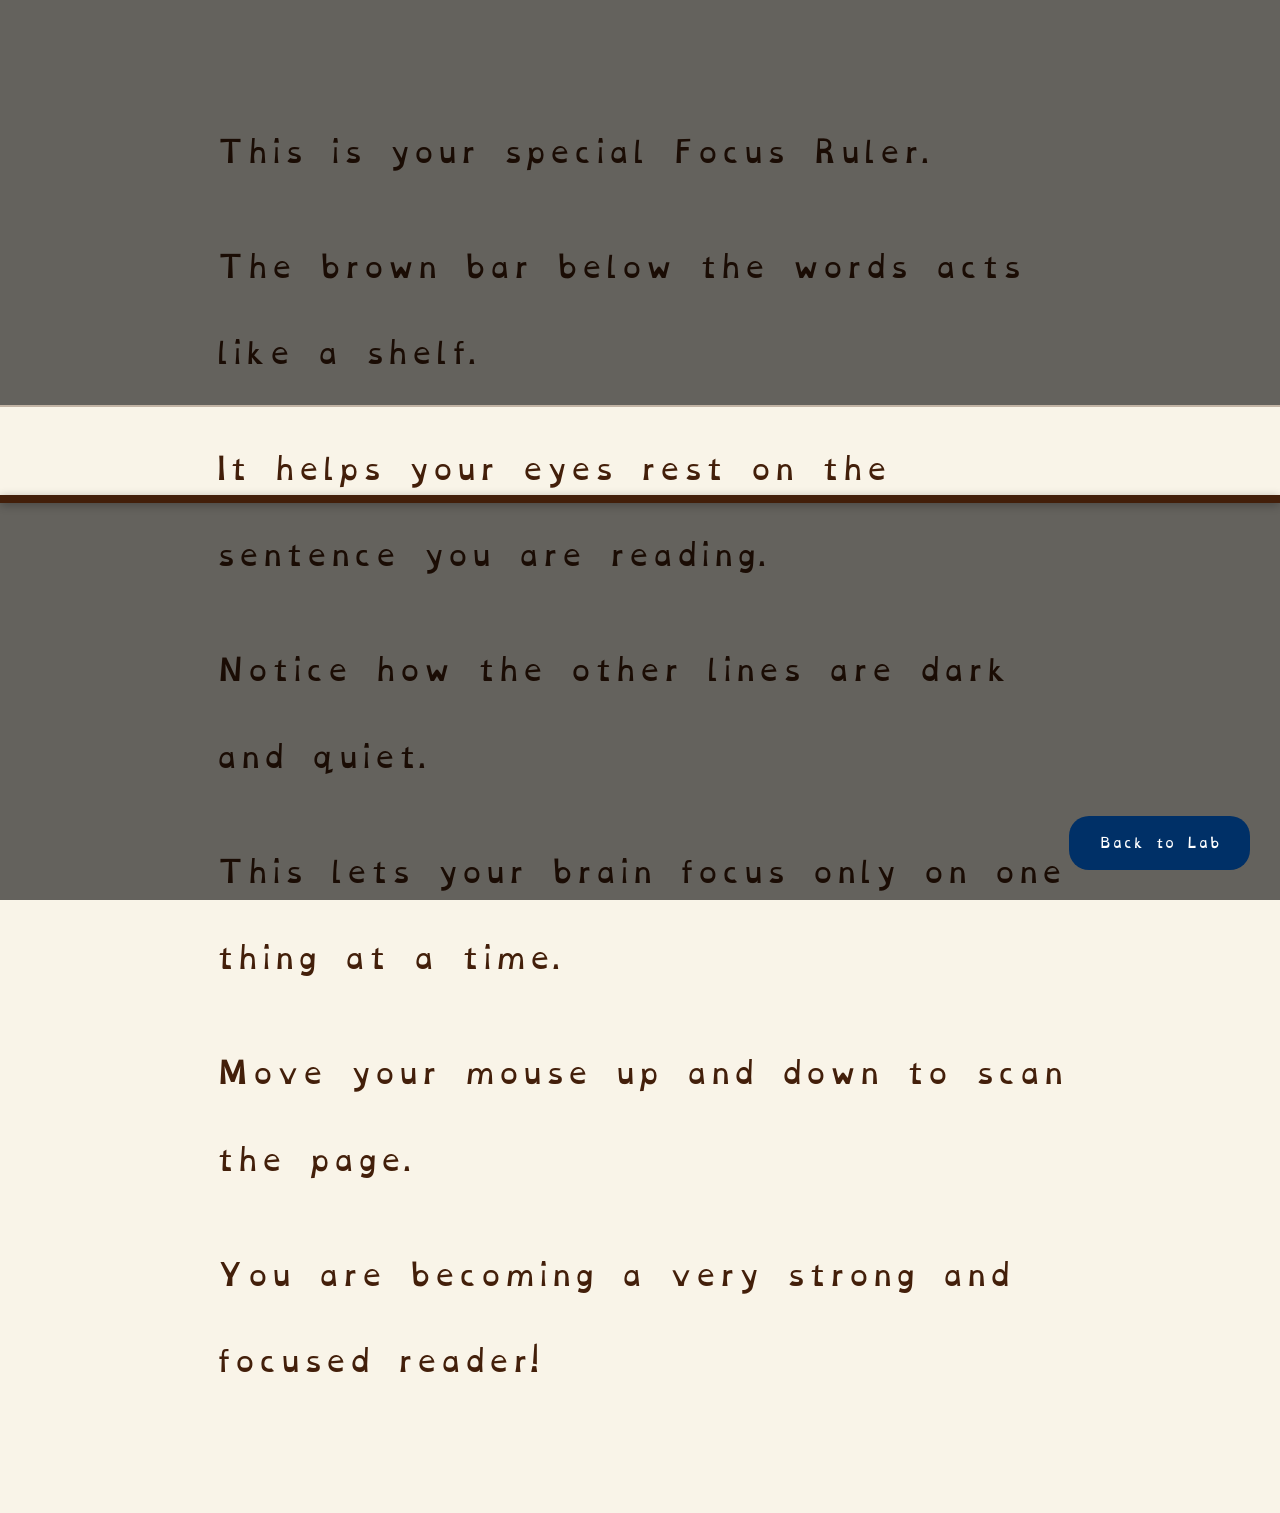
<file: ruler.html>
<!DOCTYPE html>
<html lang="en">
<head>
    <meta charset="UTF-8">
    <meta name="viewport" content="width=device-width, initial-scale=1.0">
    <title>ReadAble - Reading Ruler</title>
    <style>
        :root { 
            --navy: #003067; 
            --brown: #431f0a; 
            --cream: #f9f4e8; 
            --white: #ffffff;
            --y: 50%; /* Default Y position */
        }

        @font-face { 
            font-family: 'OpenDyslexic'; 
            src: url('OpenDyslexic-Regular.otf'); 
        }

        body {
            background-color: var(--cream);
            font-family: 'OpenDyslexic', sans-serif;
            margin: 0;
            padding: 0;
            height: 100vh;
            overflow: hidden;
            cursor: none; /* Hide standard cursor */
        }

        .container {
            padding: 80px 50px;
            max-width: 850px;
            margin: auto;
            line-height: 3;
            color: var(--brown);
            font-size: 1.8rem;
            user-select: none;
        }

        /* Dark background everywhere else */
        #overlay {
            position: fixed;
            top: 0; left: 0; width: 100%; height: 100%;
            background: rgba(0, 0, 0, 0.6);
            pointer-events: none;
            z-index: 10;
            /* Creates the transparent 'reading window' */
            -webkit-mask-image: linear-gradient(
                to bottom, 
                black 0%, 
                black calc(var(--y) - 45px), 
                transparent calc(var(--y) - 45px), 
                transparent calc(var(--y) + 45px), 
                black calc(var(--y) + 45px), 
                black 100%
            );
            mask-image: linear-gradient(
                to bottom, 
                black 0%, 
                black calc(var(--y) - 45px), 
                transparent calc(var(--y) - 45px), 
                transparent calc(var(--y) + 45px), 
                black calc(var(--y) + 45px), 
                black 100%
            );
        }

        /* The physical Ruler Bar following the cursor */
        #cursor-ruler {
            position: fixed;
            left: 0;
            top: calc(var(--y) + 45px); /* Positioned exactly under the text */
            width: 100%;
            height: 8px;
            background: var(--brown);
            box-shadow: 0 2px 10px rgba(0,0,0,0.3);
            z-index: 15;
            pointer-events: none;
        }

        /* Top Guide line */
        #cursor-guide {
            position: fixed;
            left: 0;
            top: calc(var(--y) - 45px);
            width: 100%;
            height: 2px;
            background: rgba(67, 31, 10, 0.3);
            z-index: 15;
            pointer-events: none;
        }

        .back-btn {
            position: fixed; bottom: 30px; right: 30px;
            padding: 15px 30px; background: var(--navy);
            color: white; border: none; border-radius: 20px;
            cursor: pointer; font-family: 'OpenDyslexic'; z-index: 100;
        }
    </style>
</head>
<body>

    <div id="overlay"></div>
    <div id="cursor-ruler"></div>
    <div id="cursor-guide"></div>

    <div class="container">
        <p>This is your special Focus Ruler.</p>
        <p>The brown bar below the words acts like a shelf.</p>
        <p>It helps your eyes rest on the sentence you are reading.</p>
        <p>Notice how the other lines are dark and quiet.</p>
        <p>This lets your brain focus only on one thing at a time.</p>
        <p>Move your mouse up and down to scan the page.</p>
        <p>You are becoming a very strong and focused reader!</p>
    </div>

    <button class="back-btn" onclick="location.href='lab.html'" style="cursor: pointer;">Back to Lab</button>

    <script>
        // Update the CSS variable --y based on cursor position
        document.addEventListener('mousemove', (e) => {
            document.documentElement.style.setProperty('--y', e.clientY + 'px');
        });

        // Touch support for tablets
        document.addEventListener('touchmove', (e) => {
            const touch = e.touches[0];
            document.documentElement.style.setProperty('--y', touch.clientY + 'px');
        }, { passive: false });

        window.onload = () => {
            const msg = new SpeechSynthesisUtterance("Move your cursor to use the ruler. Rest the words on the brown bar.");
            msg.rate = 0.9;
            window.speechSynthesis.speak(msg);
        };
    </script>
</body>
</html>
</file>
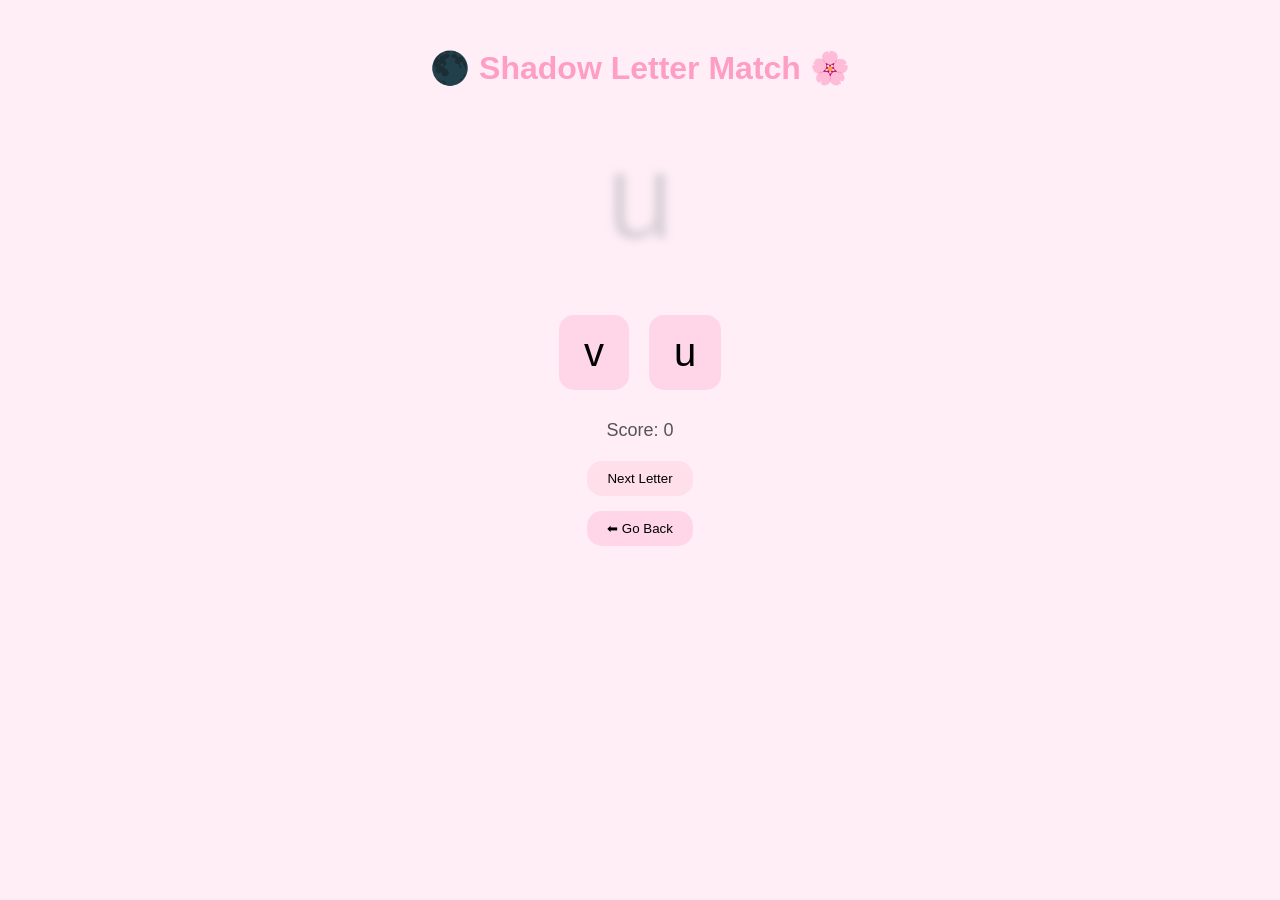
<file: shapes.html>
<!DOCTYPE html>
<html>
<head>
<title>Readable - Shadow Letter Game</title>

<style>
body {
    background-color: #ffeef5;
    font-family: 'OpenDyslexic', Arial;
    text-align: center;
    padding: 20px;
}

h1 {
    color: #ff9ec4;
}

#shadowBox {
    font-size: 120px;
    color: #d8cfd6;
    margin: 40px 0;
    filter: blur(4px);
}

.options button {
    font-size: 40px;
    margin: 10px;
    padding: 15px 25px;
    border: none;
    border-radius: 15px;
    background: #ffd6e7;
    cursor: pointer;
    font-family: 'OpenDyslexic', Arial;
    transition: 0.3s;
}

.options button:hover {
    background: #ffc2db;
    transform: scale(1.1);
}

#feedback {
    font-size: 22px;
    margin-top: 20px;
}

#score {
    font-size: 18px;
    margin-top: 10px;
    color: #555;
}

.next-btn {
    margin-top: 20px;
    padding: 10px 20px;
    background: #ffe0ea;
    border: none;
    border-radius: 15px;
    cursor: pointer;
}

.back-btn {
    margin-top: 15px;
    padding: 10px 20px;
    background: #ffd6e7;
    border: none;
    border-radius: 15px;
    cursor: pointer;
    font-family: 'OpenDyslexic', Arial;
}
</style>
</head>

<body>

<h1>🌑 Shadow Letter Match 🌸</h1>

<div id="shadowBox"></div>

<div class="options" id="options"></div>

<div id="feedback"></div>
<div id="score">Score: 0</div>

<button class="next-btn" onclick="generateQuestion()">Next Letter</button>
<br>
<button class="back-btn" onclick="goBack()">⬅ Go Back</button>

<script>

const confusingSets = [
    ["b", "d", "p", "q"],
    ["m", "n", "w"],
    ["a", "o", "e"],
    ["i", "l", "t"],
    ["u", "v"]
];

let currentAnswer = "";
let score = 0;

function generateQuestion() {

    document.getElementById("feedback").innerHTML = "";

    const set = confusingSets[Math.floor(Math.random() * confusingSets.length)];
    currentAnswer = set[Math.floor(Math.random() * set.length)];

    document.getElementById("shadowBox").innerHTML = currentAnswer;

    const optionsDiv = document.getElementById("options");
    optionsDiv.innerHTML = "";

    let shuffled = [...set].sort(() => 0.5 - Math.random());

    shuffled.forEach(letter => {
        const btn = document.createElement("button");
        btn.innerHTML = letter;
        btn.onclick = () => checkAnswer(letter);
        optionsDiv.appendChild(btn);
    });
}

function checkAnswer(selected) {

    if(selected === currentAnswer) {
        score++;
        document.getElementById("feedback").innerHTML =
            "🌟 Amazing! That is correct!";
        speakLetter(currentAnswer);
    } else {
        document.getElementById("feedback").innerHTML =
            "💛 Oops! Try again!";
    }

    document.getElementById("score").innerHTML = "Score: " + score;
}

function speakLetter(letter) {
    let speech = new SpeechSynthesisUtterance(letter);
    speech.rate = 0.9;
    speech.pitch = 1.3;

    const voices = speechSynthesis.getVoices();
    let femaleVoice = voices.find(v =>
        v.name.toLowerCase().includes("zira") ||
        v.name.toLowerCase().includes("female") ||
        v.name.toLowerCase().includes("samantha")
    );

    if(femaleVoice) speech.voice = femaleVoice;

    speechSynthesis.speak(speech);
}

/* GO BACK FUNCTION */
function goBack() {
    speechSynthesis.cancel();
    window.location.href = "lab.html"; 
    // Change index.html if your main page name is different
}

generateQuestion();

</script>

</body>
</html>
</file>
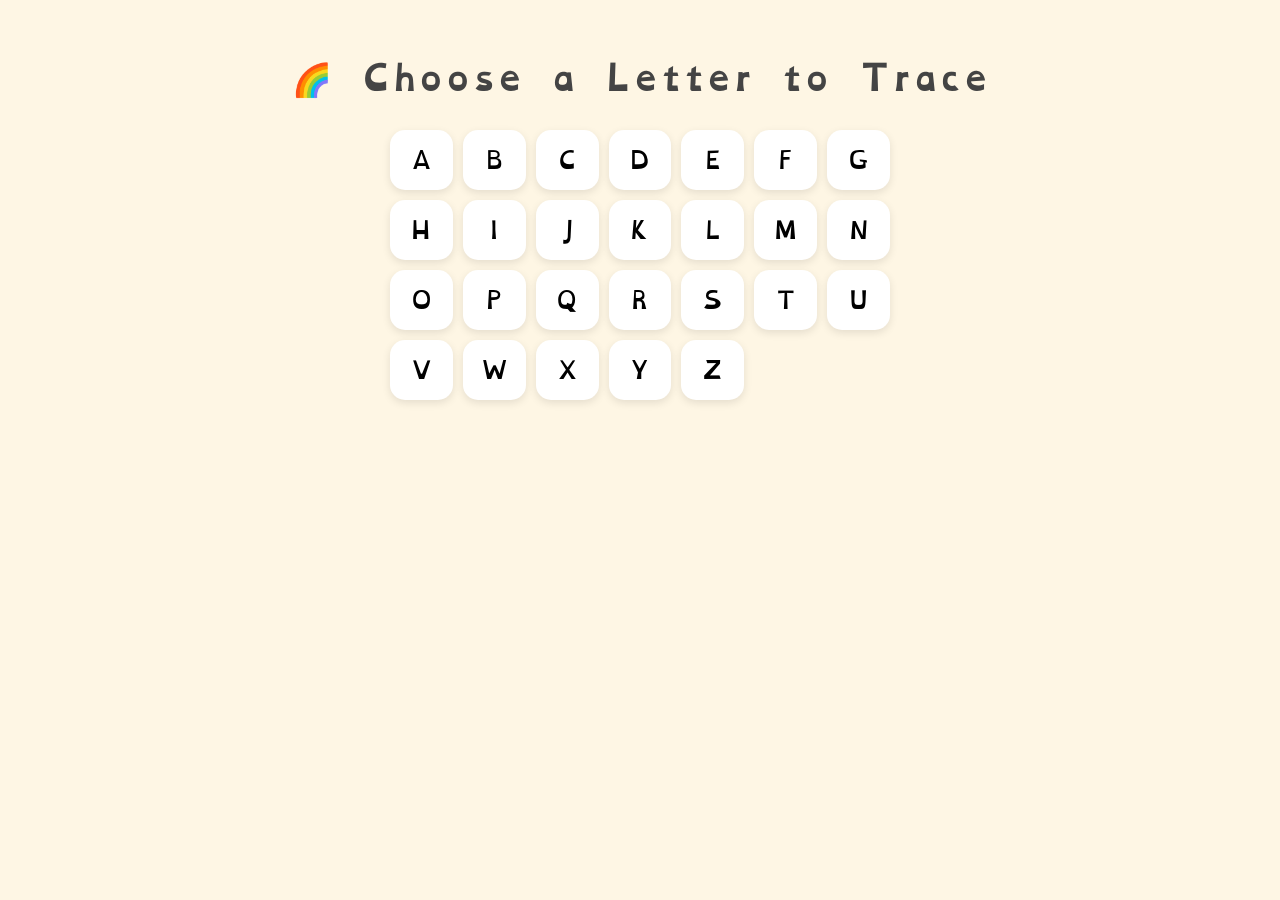
<file: trace.html>
<!DOCTYPE html>
<html>
<head>
    <title>Readable - Alphabet Tracing</title>

    <style>
        @font-face {
            font-family: 'OpenDyslexic';
            src: url('OpenDyslexic-Regular.otf') format('opentype');
        }

        body {
            font-family: 'OpenDyslexic', Arial, sans-serif;
            background-color: #fef6e4;
            text-align: center;
            padding: 20px;
        }

        h1 {
            color: #444;
        }

        .alphabet-grid {
            display: grid;
            grid-template-columns: repeat(7, 1fr);
            gap: 10px;
            max-width: 500px;
            margin: 20px auto;
        }

        .letter-box {
            background: #ffffff;
            padding: 10px;
            border-radius: 15px;
            cursor: pointer;
            font-size: 22px;
            box-shadow: 0 3px 8px rgba(0,0,0,0.1);
            transition: 0.2s;
        }

        .letter-box:hover {
            background: #d8f3dc;
            transform: scale(1.1);
        }

        .selected {
            background: #a8dadc;
        }

        canvas {
            background: white;
            border-radius: 25px;
            box-shadow: 0 6px 18px rgba(0,0,0,0.15);
            margin-top: 20px;
        }

        button {
            font-family: 'OpenDyslexic', Arial, sans-serif;
            padding: 10px 20px;
            margin: 10px;
            border-radius: 25px;
            border: none;
            cursor: pointer;
            background-color: #cdeac0;
            font-size: 16px;
            transition: 0.3s ease;
        }

        button:hover {
            background-color: #a8dadc;
            transform: scale(1.05);
        }

        #result {
            margin: 20px auto;
            padding: 15px 25px;
            border-radius: 20px;
            font-size: 18px;
            font-weight: bold;
            display: none;
        }

        .success {
            background-color: #d8f3dc;
            color: #2d6a4f;
        }

        .retry {
            background-color: #ffe5d9;
            color: #9c6644;
        }

        #gameArea {
            display: none;
        }

    </style>
</head>

<body>

<h1>🌈 Choose a Letter to Trace</h1>

<div class="alphabet-grid" id="alphabetGrid"></div>

<div id="gameArea">
    <h2 id="currentLetterTitle"></h2>
    <canvas id="canvas" width="400" height="400"></canvas>
    <br>
    <button onclick="clearCanvas()">Clear</button>
    <button onclick="checkTracing()">Check</button>
    <button onclick="closeGame()">Stop Game</button>
    <button onclick="goBack()">⬅ Go Back</button>
    <div id="result"></div>
</div>

<script>

const letters = "ABCDEFGHIJKLMNOPQRSTUVWXYZ".split("");
const grid = document.getElementById("alphabetGrid");
const gameArea = document.getElementById("gameArea");
const canvas = document.getElementById("canvas");
const ctx = canvas.getContext("2d");

let currentLetter = "";
let drawing = false;
let strokeCount = 0;

// Create alphabet grid
letters.forEach(letter => {
    const box = document.createElement("div");
    box.classList.add("letter-box");
    box.innerText = letter;
    box.onclick = () => selectLetter(letter, box);
    grid.appendChild(box);
});

function selectLetter(letter, element) {
    currentLetter = letter;
    strokeCount = 0;

    document.querySelectorAll(".letter-box").forEach(el => el.classList.remove("selected"));
    element.classList.add("selected");

    gameArea.style.display = "block";
    document.getElementById("currentLetterTitle").innerText = "Trace Letter: " + letter;

    drawLetter();
}

function drawLetter() {
    ctx.clearRect(0, 0, canvas.width, canvas.height);

    ctx.font = "250px OpenDyslexic";
    ctx.textAlign = "center";
    ctx.textBaseline = "middle";

    ctx.setLineDash([10, 10]);
    ctx.strokeStyle = "#bdbdbd";
    ctx.lineWidth = 3;

    ctx.strokeText(currentLetter, canvas.width/2, canvas.height/2);
    ctx.setLineDash([]);

    document.getElementById("result").style.display = "none";
}

// Drawing logic
canvas.addEventListener("mousedown", () => drawing = true);
canvas.addEventListener("mouseup", () => {
    drawing = false;
    ctx.beginPath();
});
canvas.addEventListener("mousemove", draw);

function draw(e) {
    if (!drawing) return;

    strokeCount++;

    ctx.lineWidth = 8;
    ctx.lineCap = "round";
    ctx.strokeStyle = "#344e41";

    ctx.lineTo(e.offsetX, e.offsetY);
    ctx.stroke();
    ctx.beginPath();
    ctx.moveTo(e.offsetX, e.offsetY);
}

function clearCanvas() {
    drawLetter();
}

function checkTracing() {
    const resultDiv = document.getElementById("result");
    resultDiv.style.display = "block";

    if (strokeCount > 200) {
        resultDiv.className = "success";
        resultDiv.innerHTML = "🌟 Beautiful tracing! You're doing amazing! 🎉";
    } else {
        resultDiv.className = "retry";
        resultDiv.innerHTML = "😊 Almost there! Try tracing the full letter 💛";
    }
}

function closeGame() {
    gameArea.style.display = "none";
    document.querySelectorAll(".letter-box").forEach(el => el.classList.remove("selected"));
    document.getElementById("result").style.display = "none";
}

function goBack() {
    closeGame(); // reset everything
    window.location.href = "lab.html"; // change this if your home page has a different name
}

</script>

</body>
</html>
</file>
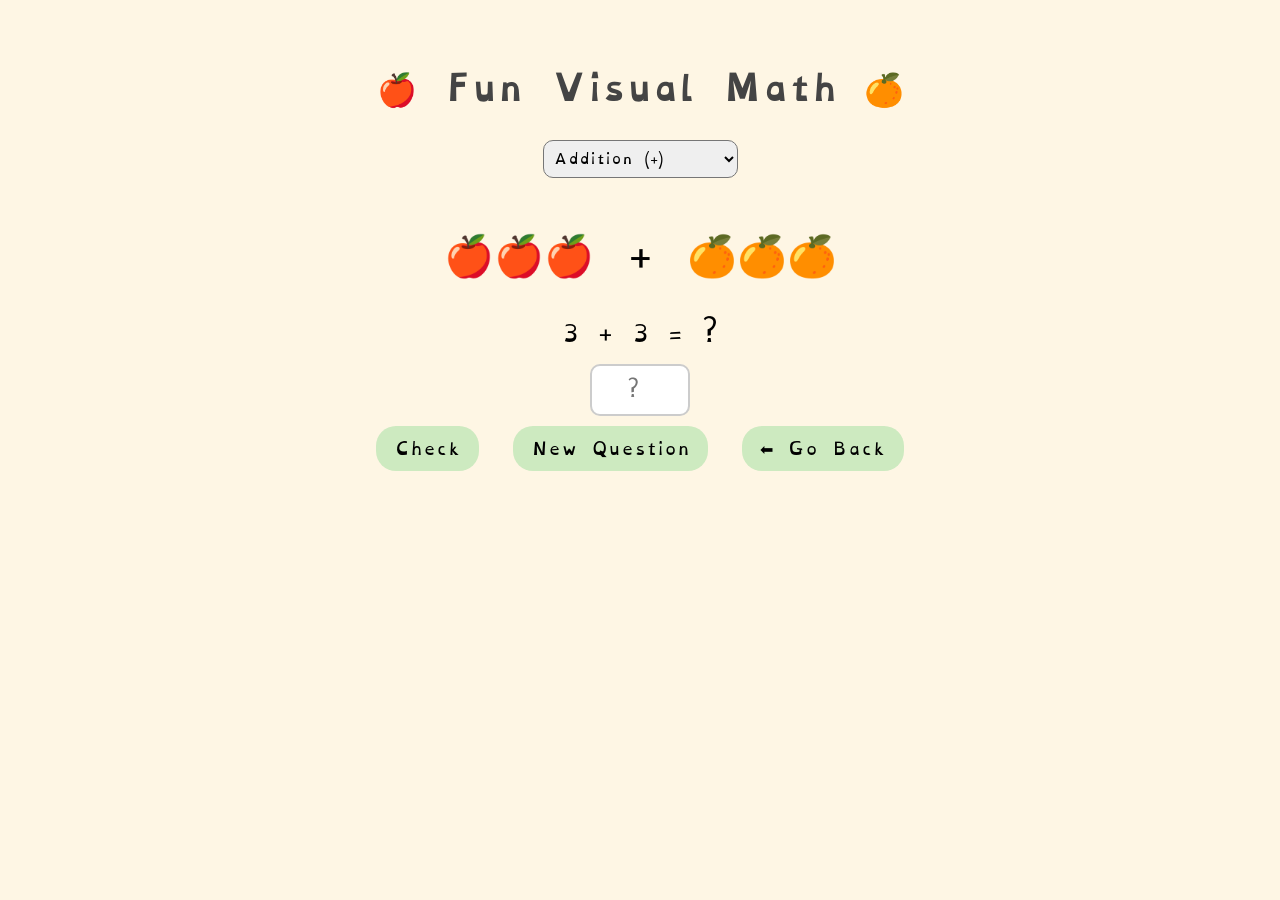
<file: visual-quiz.html>
<!DOCTYPE html>
<html>
<head>
    <title>Readable - Visual Math Game</title>

    <style>
        @font-face {
            font-family: 'OpenDyslexic';
            src: url('OpenDyslexic-Regular.otf') format('opentype');
        }

        body {
            font-family: 'OpenDyslexic', Arial, sans-serif;
            background-color: #fef6e4;
            text-align: center;
            padding: 30px;
        }

        h1 {
            color: #444;
        }

        .question-box {
            font-size: 40px;
            margin: 20px 0;
        }

        .numbers {
            font-size: 24px;
            margin-bottom: 10px;
        }

        input {
            font-family: 'OpenDyslexic', Arial, sans-serif;
            padding: 8px;
            font-size: 18px;
            border-radius: 10px;
            border: 2px solid #ccc;
            width: 80px;
            text-align: center;
        }

        button {
            font-family: 'OpenDyslexic', Arial, sans-serif;
            padding: 8px 18px;
            margin: 10px;
            border-radius: 20px;
            border: none;
            cursor: pointer;
            background-color: #cdeac0;
            font-size: 16px;
        }

        button:hover {
            background-color: #a8dadc;
        }

        #result {
            margin-top: 20px;
            font-size: 22px;
            font-weight: bold;
        }

        select {
            font-family: 'OpenDyslexic', Arial, sans-serif;
            padding: 5px;
            border-radius: 10px;
            margin-bottom: 20px;
        }

    </style>
</head>

<body>

<h1>🍎 Fun Visual Math 🍊</h1>

<select id="operation">
    <option value="+">Addition (+)</option>
    <option value="-">Subtraction (-)</option>
    <option value="*">Multiplication (×)</option>
    <option value="/">Division (÷)</option>
</select>

<div class="question-box" id="visualQuestion"></div>
<div class="numbers" id="numberQuestion"></div>

<input type="number" id="answer" placeholder="?" />
<br>
<button onclick="checkAnswer()">Check</button>
<button onclick="generateQuestion()">New Question</button>
<button onclick="goBack()">⬅ Go Back</button>

<div id="result"></div>

<script>

let num1, num2, correctAnswer;

function generateQuestion() {

    const operation = document.getElementById("operation").value;
    const visualBox = document.getElementById("visualQuestion");
    const numberBox = document.getElementById("numberQuestion");
    const result = document.getElementById("result");
    result.innerHTML = "";
    document.getElementById("answer").value = "";

    num1 = Math.floor(Math.random() * 5) + 1;
    num2 = Math.floor(Math.random() * 5) + 1;

    if (operation === "/") {
        correctAnswer = num1;
        num2 = Math.floor(Math.random() * 4) + 1;
        num1 = correctAnswer * num2;
    }

    if (operation === "+") correctAnswer = num1 + num2;
    if (operation === "-") correctAnswer = num1 - num2;
    if (operation === "*") correctAnswer = num1 * num2;
    if (operation === "/") correctAnswer = num1 / num2;

    const apples = "🍎".repeat(num1);
    const oranges = "🍊".repeat(num2);

    visualBox.innerHTML = apples + " " + operation + " " + oranges;
    numberBox.innerHTML = num1 + " " + operation + " " + num2 + " = ?";
}

function checkAnswer() {
    const userAnswer = parseInt(document.getElementById("answer").value);
    const result = document.getElementById("result");

    if (userAnswer === correctAnswer) {
        result.innerHTML = "🌟 Correct! You're amazing! 🎉";
        result.style.color = "#2d6a4f";
    } else {
        result.innerHTML = "😊 Almost! Try again 💛";
        result.style.color = "#9c6644";
    }
}

/* GO BACK FUNCTION */
function goBack() {
    window.location.href = "lab.html"; 
    // Change this if your main page has a different name
}

generateQuestion();

</script>

</body>
</html>
</file>
